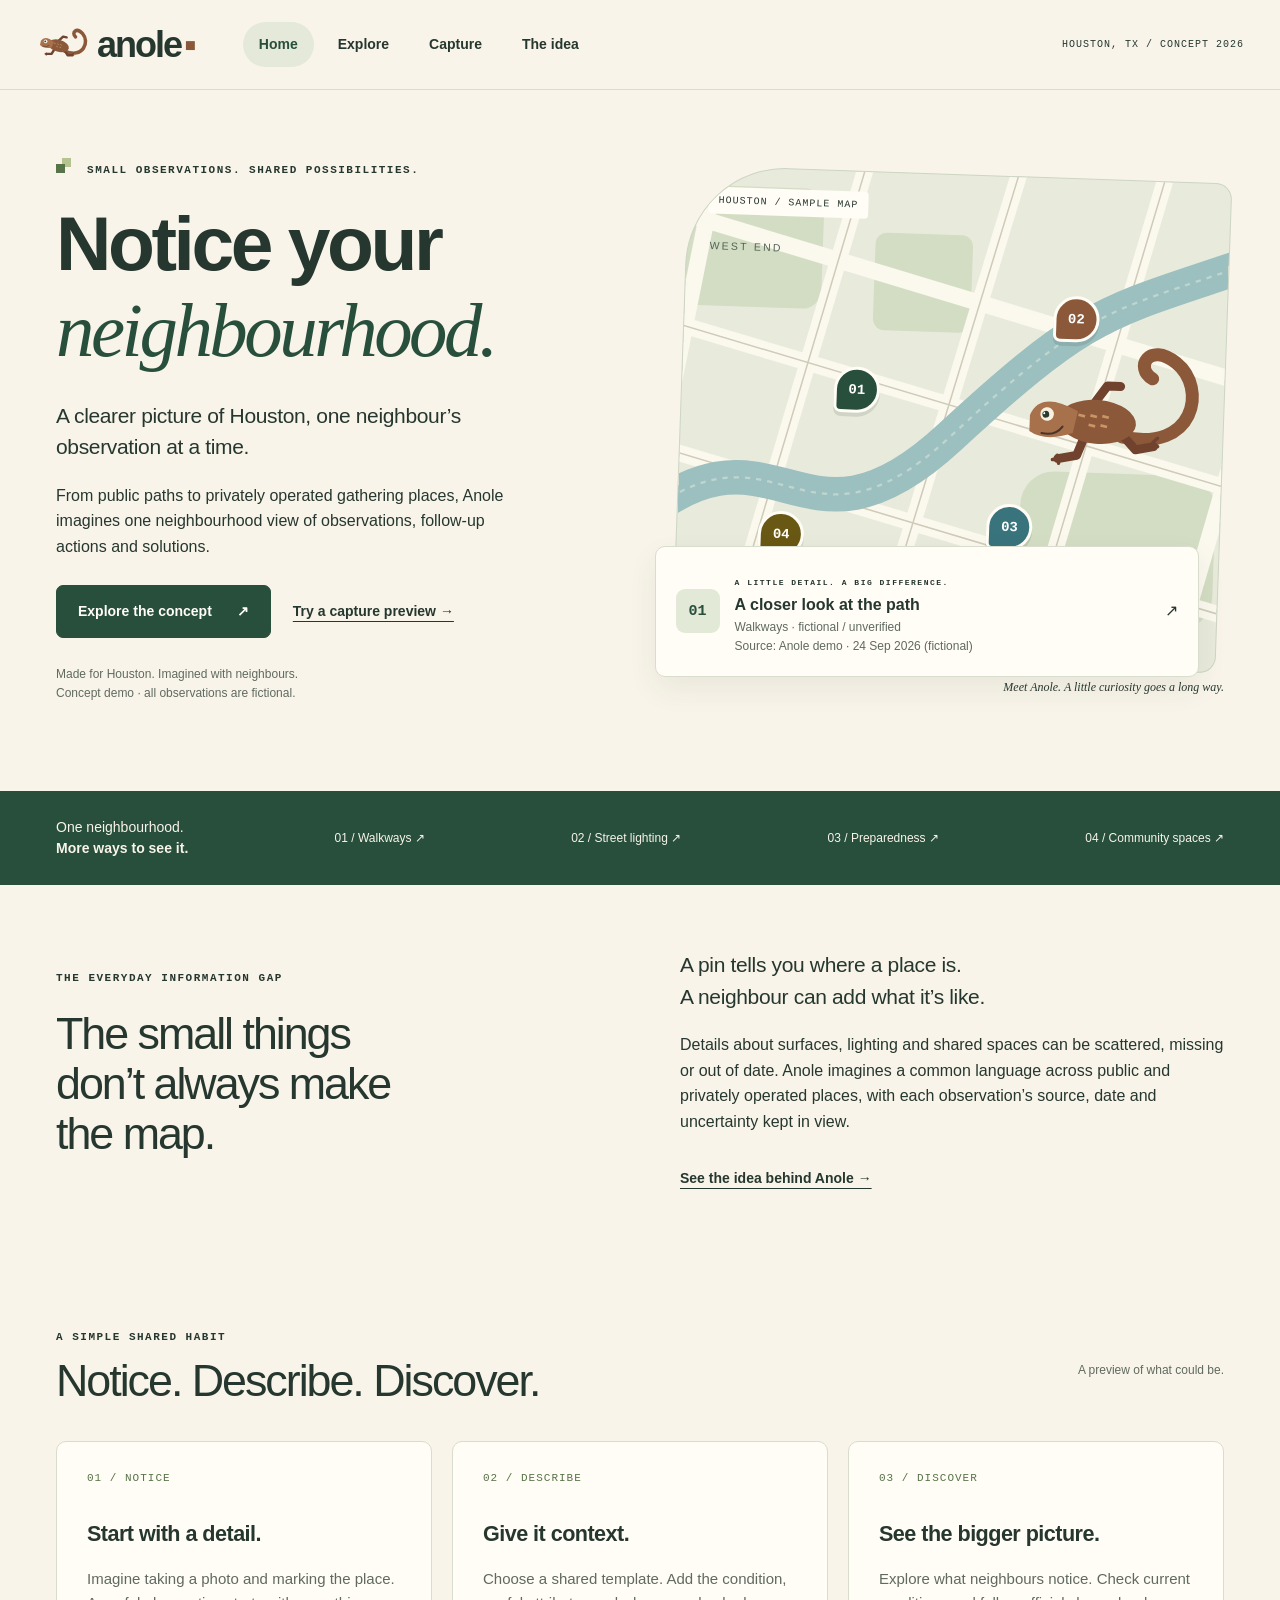
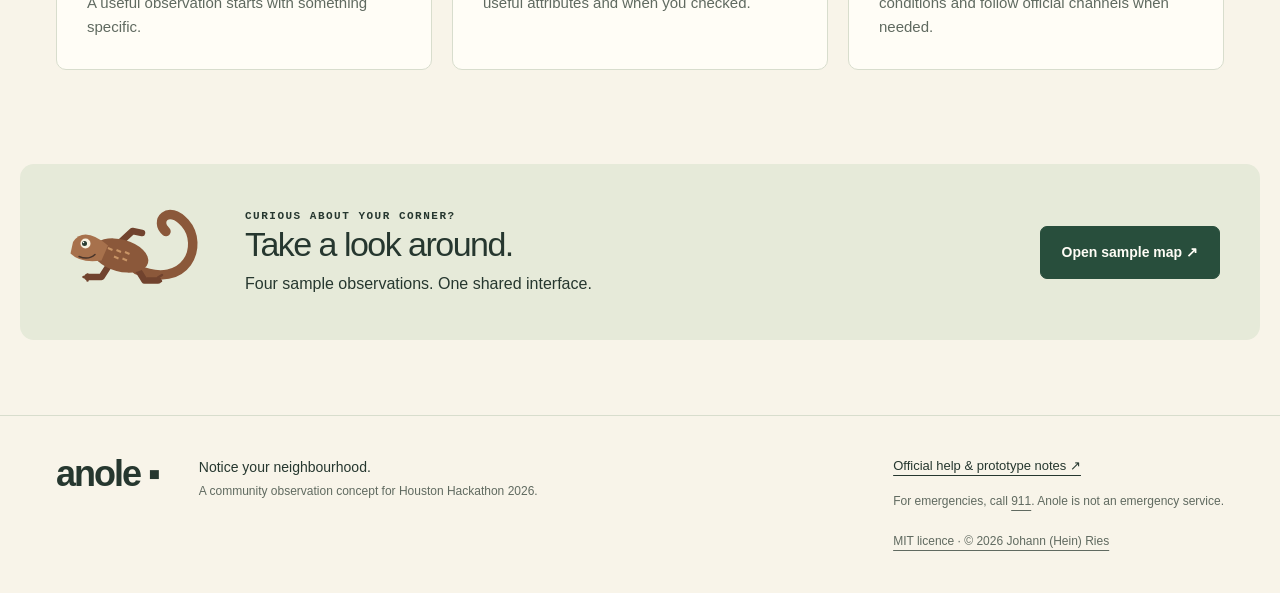
<file: website/index.html>
<!doctype html>
<html lang="en">
<head>
<meta charset="utf-8">
<meta name="viewport" content="width=device-width, initial-scale=1">
<meta name="theme-color" content="#f8f4e9">
<meta name="description" content="Anole: a Houston community observation concept. Notice your neighbourhood.">
<title>Notice your neighbourhood · Anole</title>
<link rel="icon" href="assets/anole.svg" type="image/svg+xml">
<link rel="stylesheet" href="styles.css?v=place-types-1">
<script src="app.js?v=ab4c16f" defer>
</script>
</head>
<body>
<a class="skip" href="#main">Skip to content</a>
<header class="header">
<a class="brand" href="index.html">
<img src="assets/anole.svg" alt="" width="56" height="45">anole<span class="brand-dot">▪</span>
</a>
<nav aria-label="Main navigation">
<a href="index.html" aria-current="page">Home</a>
<a href="explore.html">Explore</a>
<a href="questionnaire.html">Capture</a>
<a href="about.html">The idea</a>
</nav>
<span class="header-note">HOUSTON, TX / CONCEPT 2026</span>
</header>
<main id="main">
<section class="hero wrap">
<div class="hero-copy">
<p class="eyebrow">
<span class="pixel">
</span> SMALL OBSERVATIONS. SHARED POSSIBILITIES.</p>
<h1>Notice your<br>
<em>neighbourhood.</em>
</h1>
<p class="lead">A clearer picture of Houston, one neighbour’s observation at a time.</p>
<p>From public paths to privately operated gathering places, Anole imagines one neighbourhood view of observations, follow-up actions and solutions.</p>
<div class="actions">
<a class="button" href="explore.html">Explore the concept <span>↗</span>
</a>
<a class="text-link" href="questionnaire.html">Try a capture preview →</a>
</div>
<p class="small">Made for Houston. Imagined with neighbours.<br>Concept demo · all observations are fictional.</p>
</div>
<div class="hero-visual">
<div class="map hero-map" aria-label="Illustrated sample map, not geographic navigation">
<span class="map-label">HOUSTON / SAMPLE MAP</span>
<a class="pin pin-0" data-category="walkways" href="place.html#walkways" aria-label="Sample Walkways observation 01">01</a>
<a class="pin pin-1" data-category="lighting" href="place.html#lighting" aria-label="Sample Street lighting observation 02">02</a>
<a class="pin pin-2" data-category="preparedness" href="place.html#preparedness" aria-label="Sample Preparedness observation 03">03</a>
<a class="pin pin-3" data-category="spaces" href="place.html#spaces" aria-label="Sample Community spaces observation 04">04</a>
<img class="map-mascot" src="assets/anole.svg" alt="Anole, a friendly brown anole with an upward-curled tail">
<span class="map-caption">Illustrated locations · not to scale</span>
<span class="north" aria-hidden="true">↑<br>N</span>
</div>
<a class="floating-card" href="place.html#walkways">
<span class="number">01</span>
<div>
<span class="eyebrow">A LITTLE DETAIL. A BIG DIFFERENCE.</span>
<strong>A closer look at the path</strong>
<span class="small">Walkways · fictional / unverified<br>Source: Anole demo · 24 Sep 2026 (fictional)</span>
</div>
<span>↗</span>
</a>
<div class="mascot-note">Meet Anole. A little curiosity goes a long way.</div>
</div>
</section>
<section class="intro-strip">
<div class="wrap strip-inner">
<p>One neighbourhood.<br>
<strong>More ways to see it.</strong>
</p>
<a href="explore.html#walkways">01 / Walkways ↗</a>
<a href="explore.html#lighting">02 / Street lighting ↗</a>
<a href="explore.html#preparedness">03 / Preparedness ↗</a>
<a href="explore.html#spaces">04 / Community spaces ↗</a>
</div>
</section>
<section class="wrap section split">
<div>
<p class="eyebrow">THE EVERYDAY INFORMATION GAP</p>
<h2>The small things<br>don’t always make<br>the map.</h2>
</div>
<div>
<p class="lead">A pin tells you where a place is.<br>A neighbour can add what it’s like.</p>
<p>Details about surfaces, lighting and shared spaces can be scattered, missing or out of date. Anole imagines a common language across public and privately operated places, with each observation’s source, date and uncertainty kept in view.</p>
<a class="text-link" href="about.html">See the idea behind Anole →</a>
</div>
</section>
<section class="wrap section">
<div class="section-heading">
<div>
<p class="eyebrow">A SIMPLE SHARED HABIT</p>
<h2>Notice. Describe. Discover.</h2>
</div>
<span class="small">A preview of what could be.</span>
</div>
<div class="three">
<article class="step">
<span>01 / NOTICE</span>
<h3>Start with a detail.</h3>
<p>Imagine taking a photo and marking the place. A useful observation starts with something specific.</p>
</article>
<article class="step">
<span>02 / DESCRIBE</span>
<h3>Give it context.</h3>
<p>Choose a shared template. Add the condition, useful attributes and when you checked.</p>
</article>
<article class="step">
<span>03 / DISCOVER</span>
<h3>See the bigger picture.</h3>
<p>Explore what neighbours notice. Check current conditions and follow official channels when needed.</p>
</article>
</div>
</section>
<section class="wrap end-banner">
<img src="assets/anole.svg" alt="Anole the brown anole">
<div>
<p class="eyebrow">CURIOUS ABOUT YOUR CORNER?</p>
<h2>Take a look around.</h2>
<p>Four sample observations. One shared interface.</p>
</div>
<a class="button" href="explore.html">Open sample map ↗</a>
</section>
</main>
<footer>
<a class="brand" href="index.html">anole ▪</a>
<p>Notice your neighbourhood.<br>
<small>A community observation concept for Houston Hackathon 2026.</small>
</p>
<div>
<a href="contact.html">Official help &amp; prototype notes ↗</a>
<p class="small">For emergencies, call <a href="tel:911">911</a>. Anole is not an emergency service.</p>
<a class="small" href="LICENSE.txt">MIT licence · © 2026 Johann (Hein) Ries</a>
</div>
</footer>
</body>
</html>
</file>
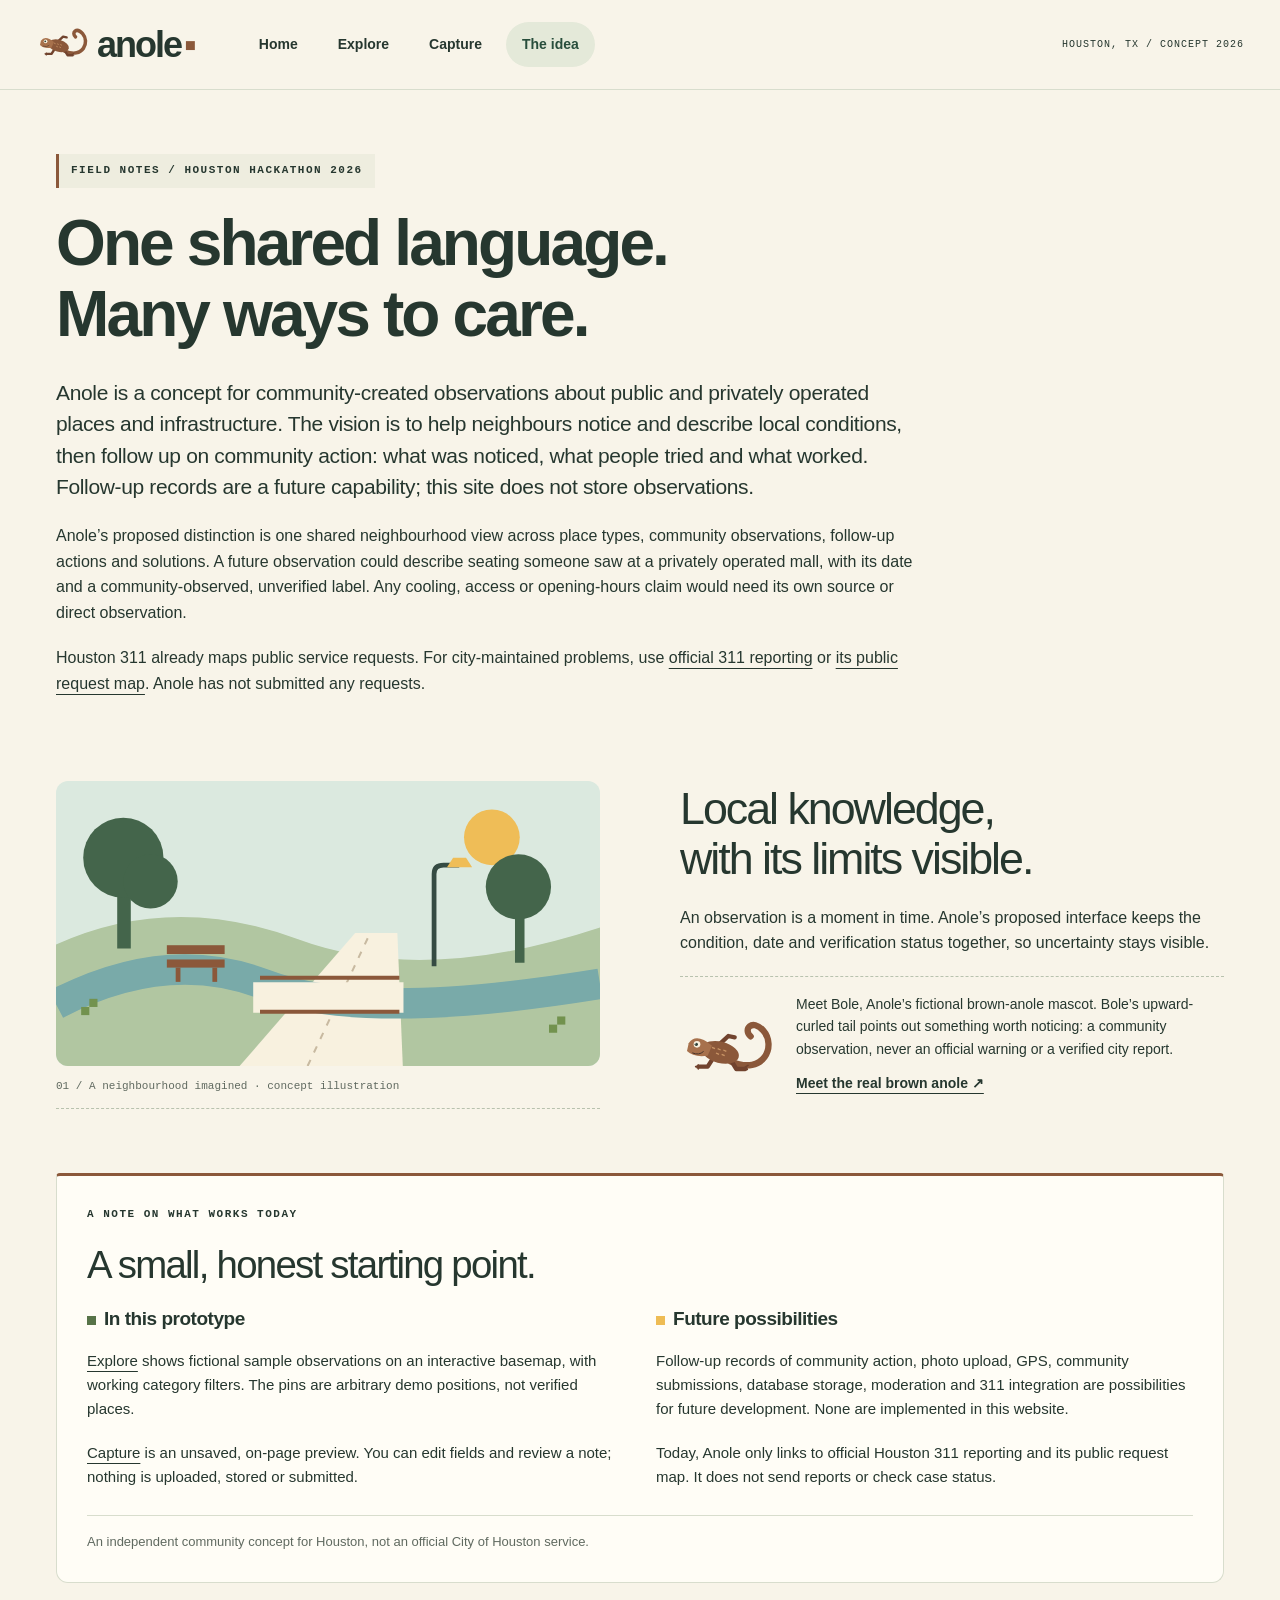
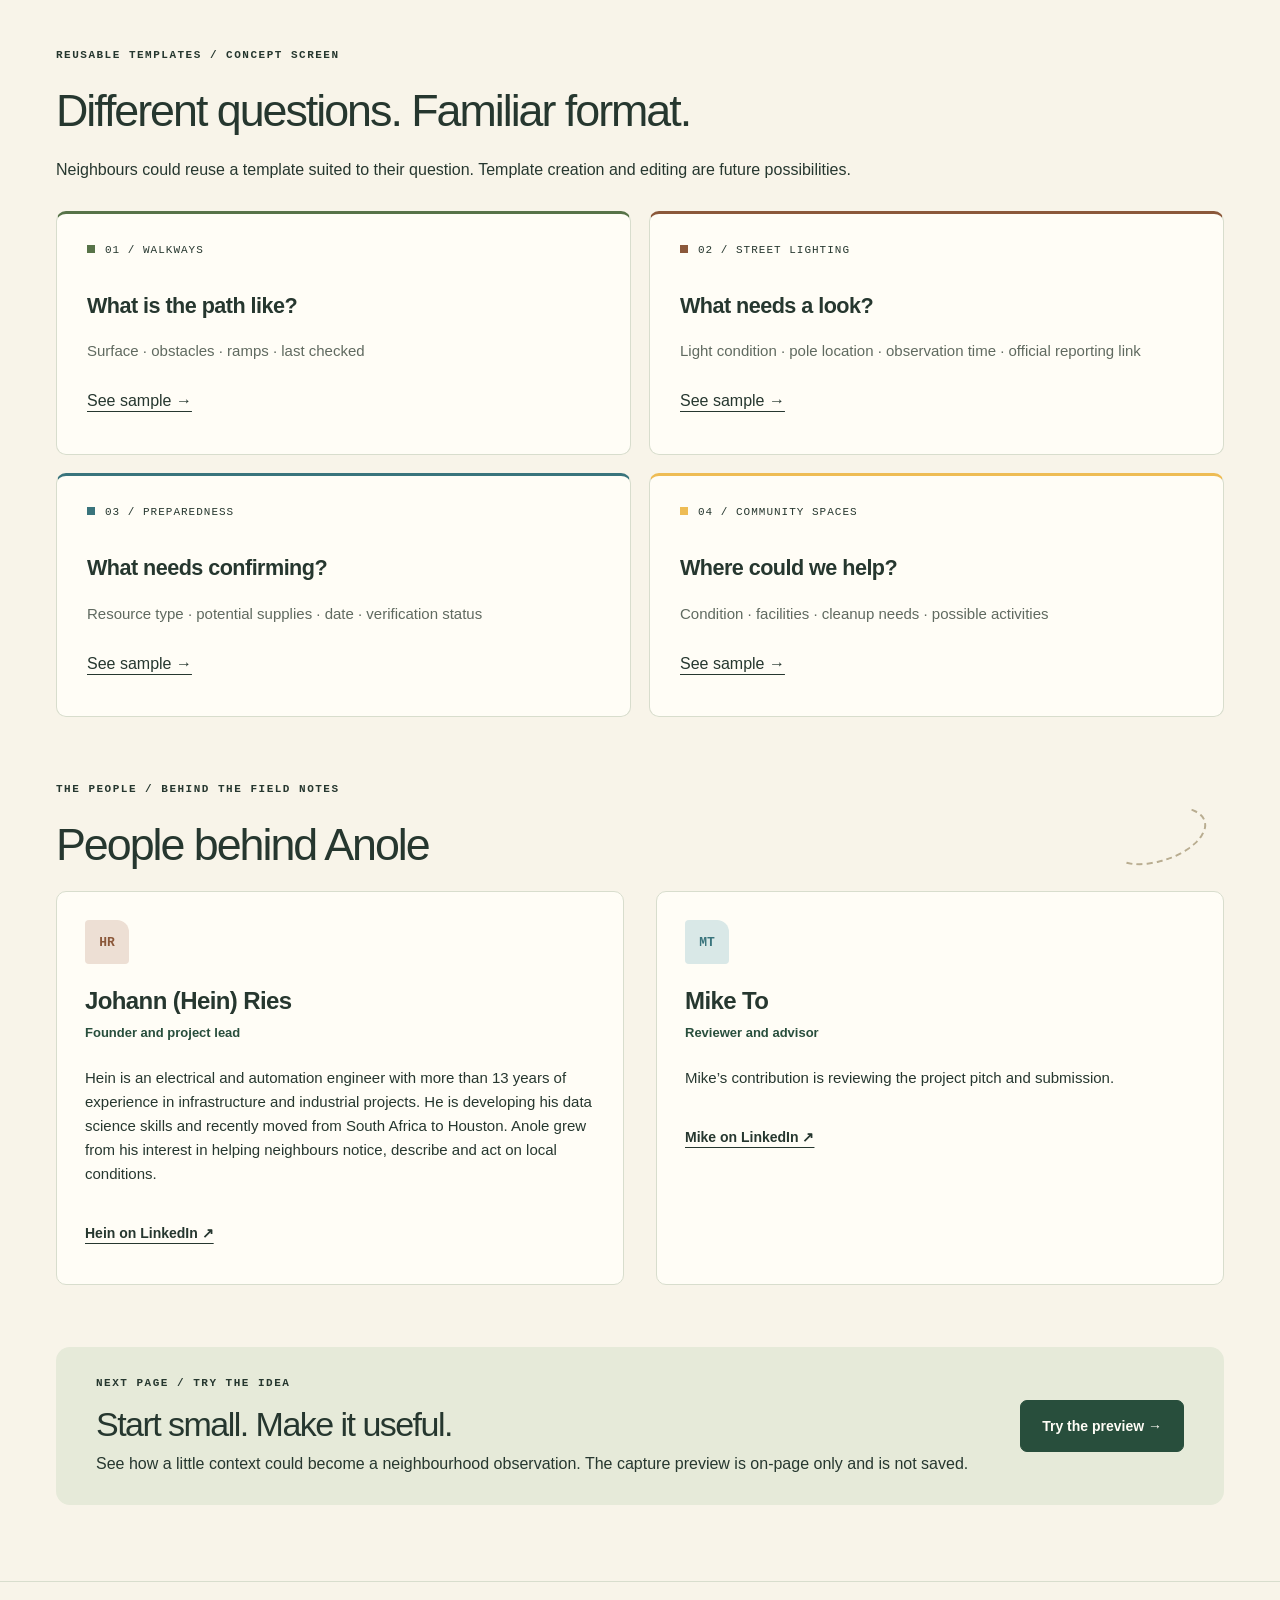
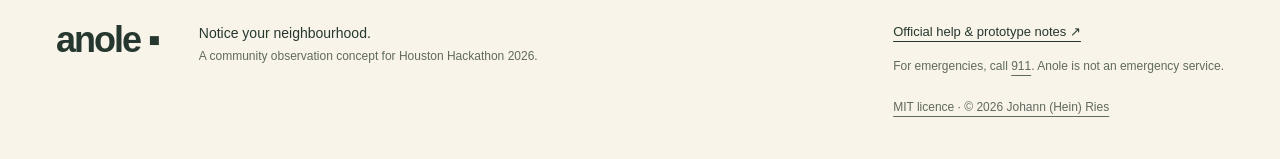
<file: website/about.html>
<!doctype html>
<html lang="en">
<head>
<meta charset="utf-8">
<meta name="viewport" content="width=device-width, initial-scale=1">
<meta name="theme-color" content="#f8f4e9">
<meta name="description" content="Anole: a Houston community observation concept. Notice your neighbourhood.">
<title>The idea · Anole</title>
<link rel="icon" href="assets/anole.svg" type="image/svg+xml">
<link rel="stylesheet" href="styles.css?v=place-types-1">
<script src="app.js?v=ab4c16f" defer>
</script>
</head>
<body>
<a class="skip" href="#main">Skip to content</a>
<header class="header">
<a class="brand" href="index.html">
<img src="assets/anole.svg" alt="" width="56" height="45">anole<span class="brand-dot">▪</span>
</a>
<nav aria-label="Main navigation">
<a href="index.html">Home</a>
<a href="explore.html">Explore</a>
<a href="questionnaire.html">Capture</a>
<a href="about.html" aria-current="page">The idea</a>
</nav>
<span class="header-note">HOUSTON, TX / CONCEPT 2026</span>
</header>
<main id="main" class="about-page">
<section class="wrap section">
<p class="eyebrow notebook-label">FIELD NOTES / HOUSTON HACKATHON 2026</p>
<h1 class="page-title">One shared language.<br>Many ways to care.</h1>
<p class="lead narrow">Anole is a concept for community-created observations about public and privately operated places and infrastructure. The vision is to help neighbours notice and describe local conditions, then follow up on community action: what was noticed, what people tried and what worked. Follow-up records are a future capability; this site does not store observations.</p>
<p class="narrow">Anole’s proposed distinction is one shared neighbourhood view across place types, community observations, follow-up actions and solutions. A future observation could describe seating someone saw at a privately operated mall, with its date and a community-observed, unverified label. Any cooling, access or opening-hours claim would need its own source or direct observation.</p>
<p class="narrow">Houston 311 already maps public service requests. For city-maintained problems, use <a href="https://www.houstontx.gov/311/">official 311 reporting</a> or <a href="https://experience.arcgis.com/experience/cf006ed734814cee9f5b9bcf7abc839f">its public request map</a>. Anole has not submitted any requests.</p>
<div class="split section">
<figure class="notebook-figure">
<img class="rounded" src="assets/neighbourhood.svg" alt="An illustrated neighbourhood path and shared green space">
<figcaption>01 / A neighbourhood imagined · concept illustration</figcaption>
</figure>
<div>
<h2>Local knowledge,<br>with its limits visible.</h2>
<p>An observation is a moment in time. Anole’s proposed interface keeps the condition, date and verification status together, so uncertainty stays visible.</p>
<div class="anole-field-note">
<img src="assets/anole.svg" alt="Bole, Anole’s fictional brown-anole mascot with an upward-curled tail" width="120" height="96">
<div>
<p>Meet Bole, Anole’s fictional brown-anole mascot. Bole’s upward-curled tail points out something worth noticing: a community observation, never an official warning or a verified city report.</p>
<a class="text-link" href="https://en.wikipedia.org/wiki/Brown_anole">Meet the real brown anole ↗</a>
</div>
</div>
</div>
</div>
<section class="capability-notes" aria-labelledby="capability-heading">
<p class="eyebrow">A NOTE ON WHAT WORKS TODAY</p>
<h2 id="capability-heading">A small, honest starting point.</h2>
<div class="capability-grid">
<div>
<h3><span class="note-dot" aria-hidden="true"></span>In this prototype</h3>
<p><a href="explore.html">Explore</a> shows fictional sample observations on an interactive basemap, with working category filters. The pins are arbitrary demo positions, not verified places.</p>
<p><a href="questionnaire.html">Capture</a> is an unsaved, on-page preview. You can edit fields and review a note; nothing is uploaded, stored or submitted.</p>
</div>
<div>
<h3><span class="note-dot future-dot" aria-hidden="true"></span>Future possibilities</h3>
<p>Follow-up records of community action, photo upload, GPS, community submissions, database storage, moderation and 311 integration are possibilities for future development. None are implemented in this website.</p>
<p>Today, Anole only links to official Houston 311 reporting and its public request map. It does not send reports or check case status.</p>
</div>
</div>
<p class="independent-note">An independent community concept for Houston, not an official City of Houston service.</p>
</section>
<p class="eyebrow">REUSABLE TEMPLATES / CONCEPT SCREEN</p>
<h2>Different questions. Familiar format.</h2>
<p>Neighbours could reuse a template suited to their question. Template creation and editing are future possibilities.</p>
<div class="template-grid">
<article class="step template-note template-walkways">
<span>01 / WALKWAYS</span>
<h3>What is the path like?</h3>
<p>Surface · obstacles · ramps · last checked</p>
<a href="explore.html#walkways">See sample →</a>
</article>
<article class="step template-note template-lighting">
<span>02 / STREET LIGHTING</span>
<h3>What needs a look?</h3>
<p>Light condition · pole location · observation time · official reporting link</p>
<a href="explore.html#lighting">See sample →</a>
</article>
<article class="step template-note template-preparedness">
<span>03 / PREPAREDNESS</span>
<h3>What needs confirming?</h3>
<p>Resource type · potential supplies · date · verification status</p>
<a href="explore.html#preparedness">See sample →</a>
</article>
<article class="step template-note template-spaces">
<span>04 / COMMUNITY SPACES</span>
<h3>Where could we help?</h3>
<p>Condition · facilities · cleanup needs · possible activities</p>
<a href="explore.html#spaces">See sample →</a>
</article>
</div>
<section class="people-section" aria-labelledby="people-heading">
<div class="people-heading">
<div>
<p class="eyebrow">THE PEOPLE / BEHIND THE FIELD NOTES</p>
<h2 id="people-heading">People behind Anole</h2>
</div>
<span class="trail-mark" aria-hidden="true"></span>
</div>
<div class="people-grid">
<article class="person-card">
<span class="person-initials" aria-hidden="true">HR</span>
<h3>Johann (Hein) Ries</h3>
<p class="person-role">Founder and project lead</p>
<p>Hein is an electrical and automation engineer with more than 13 years of experience in infrastructure and industrial projects. He is developing his data science skills and recently moved from South Africa to Houston. Anole grew from his interest in helping neighbours notice, describe and act on local conditions.</p>
<a class="text-link" href="https://www.linkedin.com/in/johann-ries-a0853760/">Hein on LinkedIn ↗</a>
</article>
<article class="person-card">
<span class="person-initials advisor-initials" aria-hidden="true">MT</span>
<h3>Mike To</h3>
<p class="person-role">Reviewer and advisor</p>
<p>Mike’s contribution is reviewing the project pitch and submission.</p>
<a class="text-link" href="https://www.linkedin.com/in/miketo/">Mike on LinkedIn ↗</a>
</article>
</div>
</section>
<div class="end-banner">
<div>
<p class="eyebrow">NEXT PAGE / TRY THE IDEA</p>
<h2>Start small. Make it useful.</h2>
<p>See how a little context could become a neighbourhood observation. The capture preview is on-page only and is not saved.</p>
</div>
<a class="button" href="questionnaire.html">Try the preview →</a>
</div>
</section>
</main>
<footer>
<a class="brand" href="index.html">anole ▪</a>
<p>Notice your neighbourhood.<br>
<small>A community observation concept for Houston Hackathon 2026.</small>
</p>
<div>
<a href="contact.html">Official help &amp; prototype notes ↗</a>
<p class="small">For emergencies, call <a href="tel:911">911</a>. Anole is not an emergency service.</p>
<a class="small" href="LICENSE.txt">MIT licence · © 2026 Johann (Hein) Ries</a>
</div>
</footer>
</body>
</html>
</file>
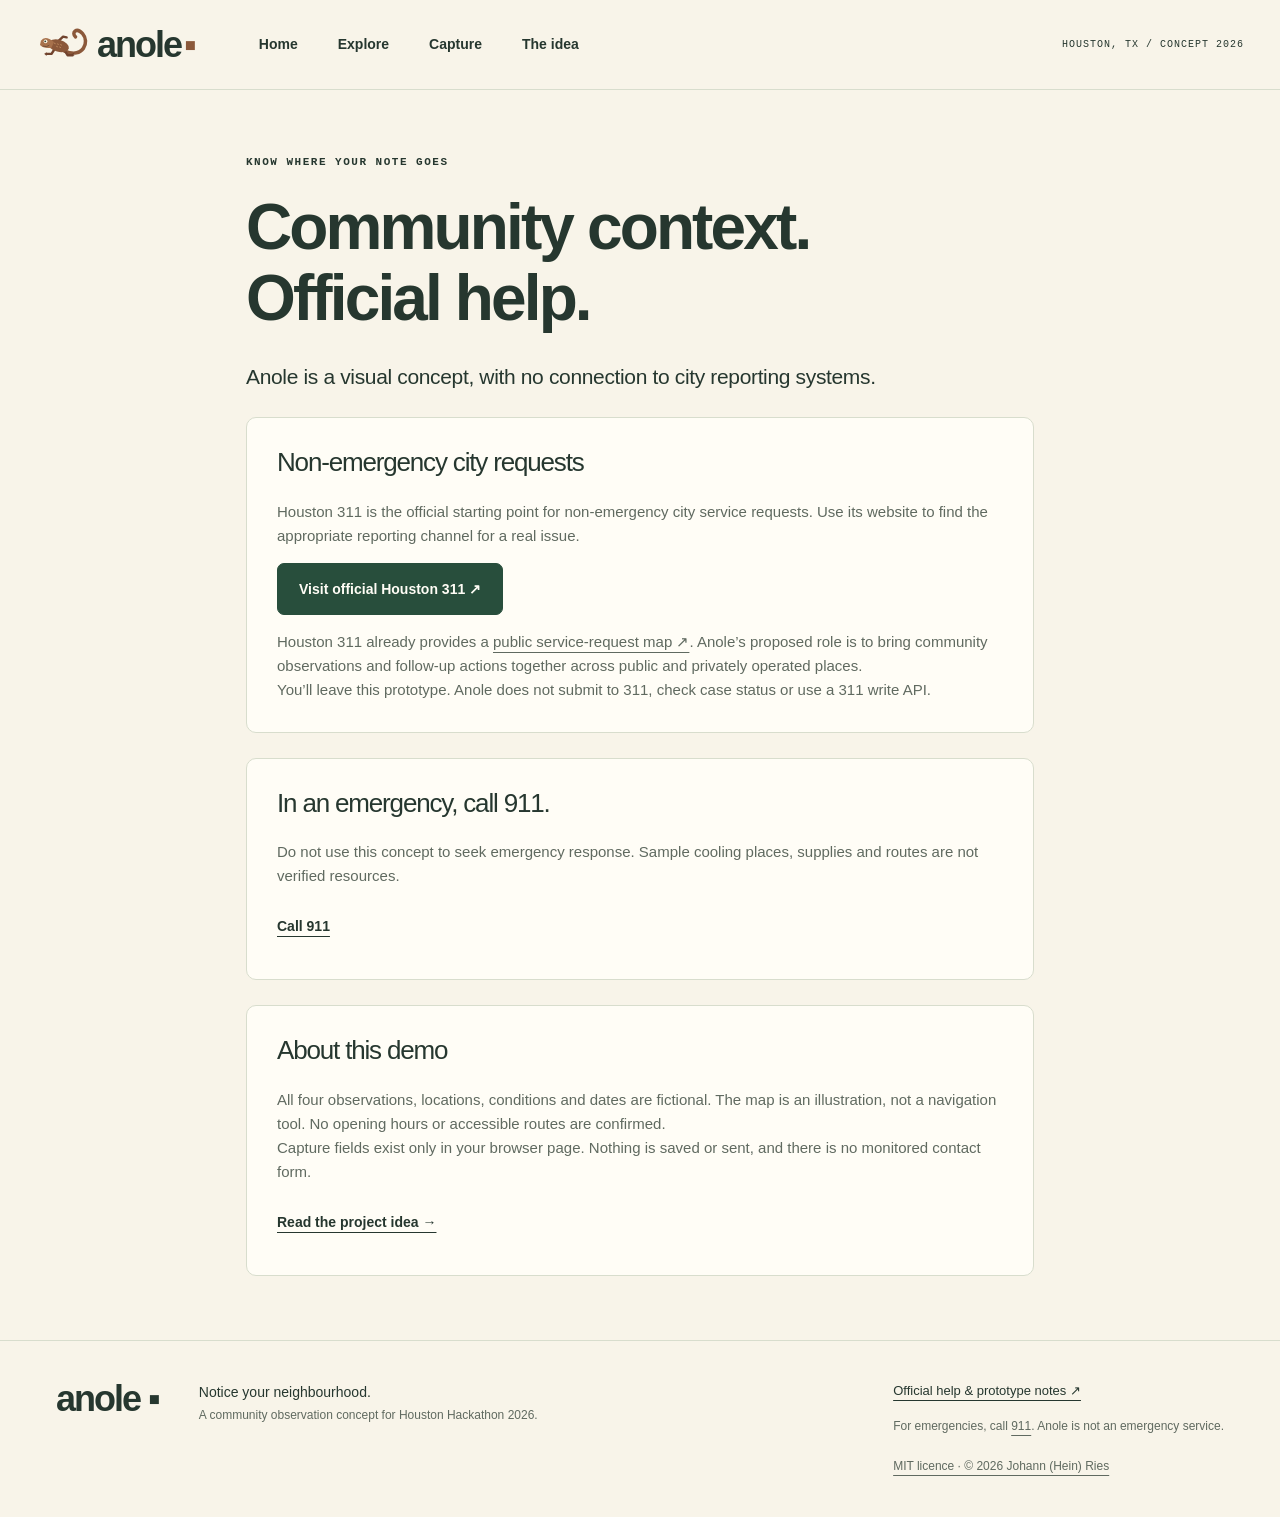
<file: website/contact.html>
<!doctype html>
<html lang="en">
<head>
<meta charset="utf-8">
<meta name="viewport" content="width=device-width, initial-scale=1">
<meta name="theme-color" content="#f8f4e9">
<meta name="description" content="Anole: a Houston community observation concept. Notice your neighbourhood.">
<title>Official help & prototype notes · Anole</title>
<link rel="icon" href="assets/anole.svg" type="image/svg+xml">
<link rel="stylesheet" href="styles.css?v=place-types-1">
<script src="app.js?v=ab4c16f" defer>
</script>
</head>
<body>
<a class="skip" href="#main">Skip to content</a>
<header class="header">
<a class="brand" href="index.html">
<img src="assets/anole.svg" alt="" width="56" height="45">anole<span class="brand-dot">▪</span>
</a>
<nav aria-label="Main navigation">
<a href="index.html">Home</a>
<a href="explore.html">Explore</a>
<a href="questionnaire.html">Capture</a>
<a href="about.html">The idea</a>
</nav>
<span class="header-note">HOUSTON, TX / CONCEPT 2026</span>
</header>
<main id="main">
<section class="wrap section narrow">
<p class="eyebrow">KNOW WHERE YOUR NOTE GOES</p>
<h1 class="page-title">Community context.<br>Official help.</h1>
<p class="lead">Anole is a visual concept, with no connection to city reporting systems.</p>
<article class="step">
<h2>Non-emergency city requests</h2>
<p>Houston 311 is the official starting point for non-emergency city service requests. Use its website to find the appropriate reporting channel for a real issue.</p>
<a class="button" href="https://www.houstontx.gov/311/">Visit official Houston 311 ↗</a>
<p>Houston 311 already provides a <a href="https://experience.arcgis.com/experience/cf006ed734814cee9f5b9bcf7abc839f">public service-request map ↗</a>. Anole’s proposed role is to bring community observations and follow-up actions together across public and privately operated places.</p>
<p class="small">You’ll leave this prototype. Anole does not submit to 311, check case status or use a 311 write API.</p>
</article>
<article class="step">
<h2>In an emergency, call 911.</h2>
<p>Do not use this concept to seek emergency response. Sample cooling places, supplies and routes are not verified resources.</p>
<a class="text-link" href="tel:911">Call 911</a>
</article>
<article class="step">
<h2>About this demo</h2>
<p>All four observations, locations, conditions and dates are fictional. The map is an illustration, not a navigation tool. No opening hours or accessible routes are confirmed.</p>
<p>Capture fields exist only in your browser page. Nothing is saved or sent, and there is no monitored contact form.</p>
<a class="text-link" href="about.html">Read the project idea →</a>
</article>
</section>
</main>
<footer>
<a class="brand" href="index.html">anole ▪</a>
<p>Notice your neighbourhood.<br>
<small>A community observation concept for Houston Hackathon 2026.</small>
</p>
<div>
<a href="contact.html">Official help &amp; prototype notes ↗</a>
<p class="small">For emergencies, call <a href="tel:911">911</a>. Anole is not an emergency service.</p>
<a class="small" href="LICENSE.txt">MIT licence · © 2026 Johann (Hein) Ries</a>
</div>
</footer>
</body>
</html>
</file>
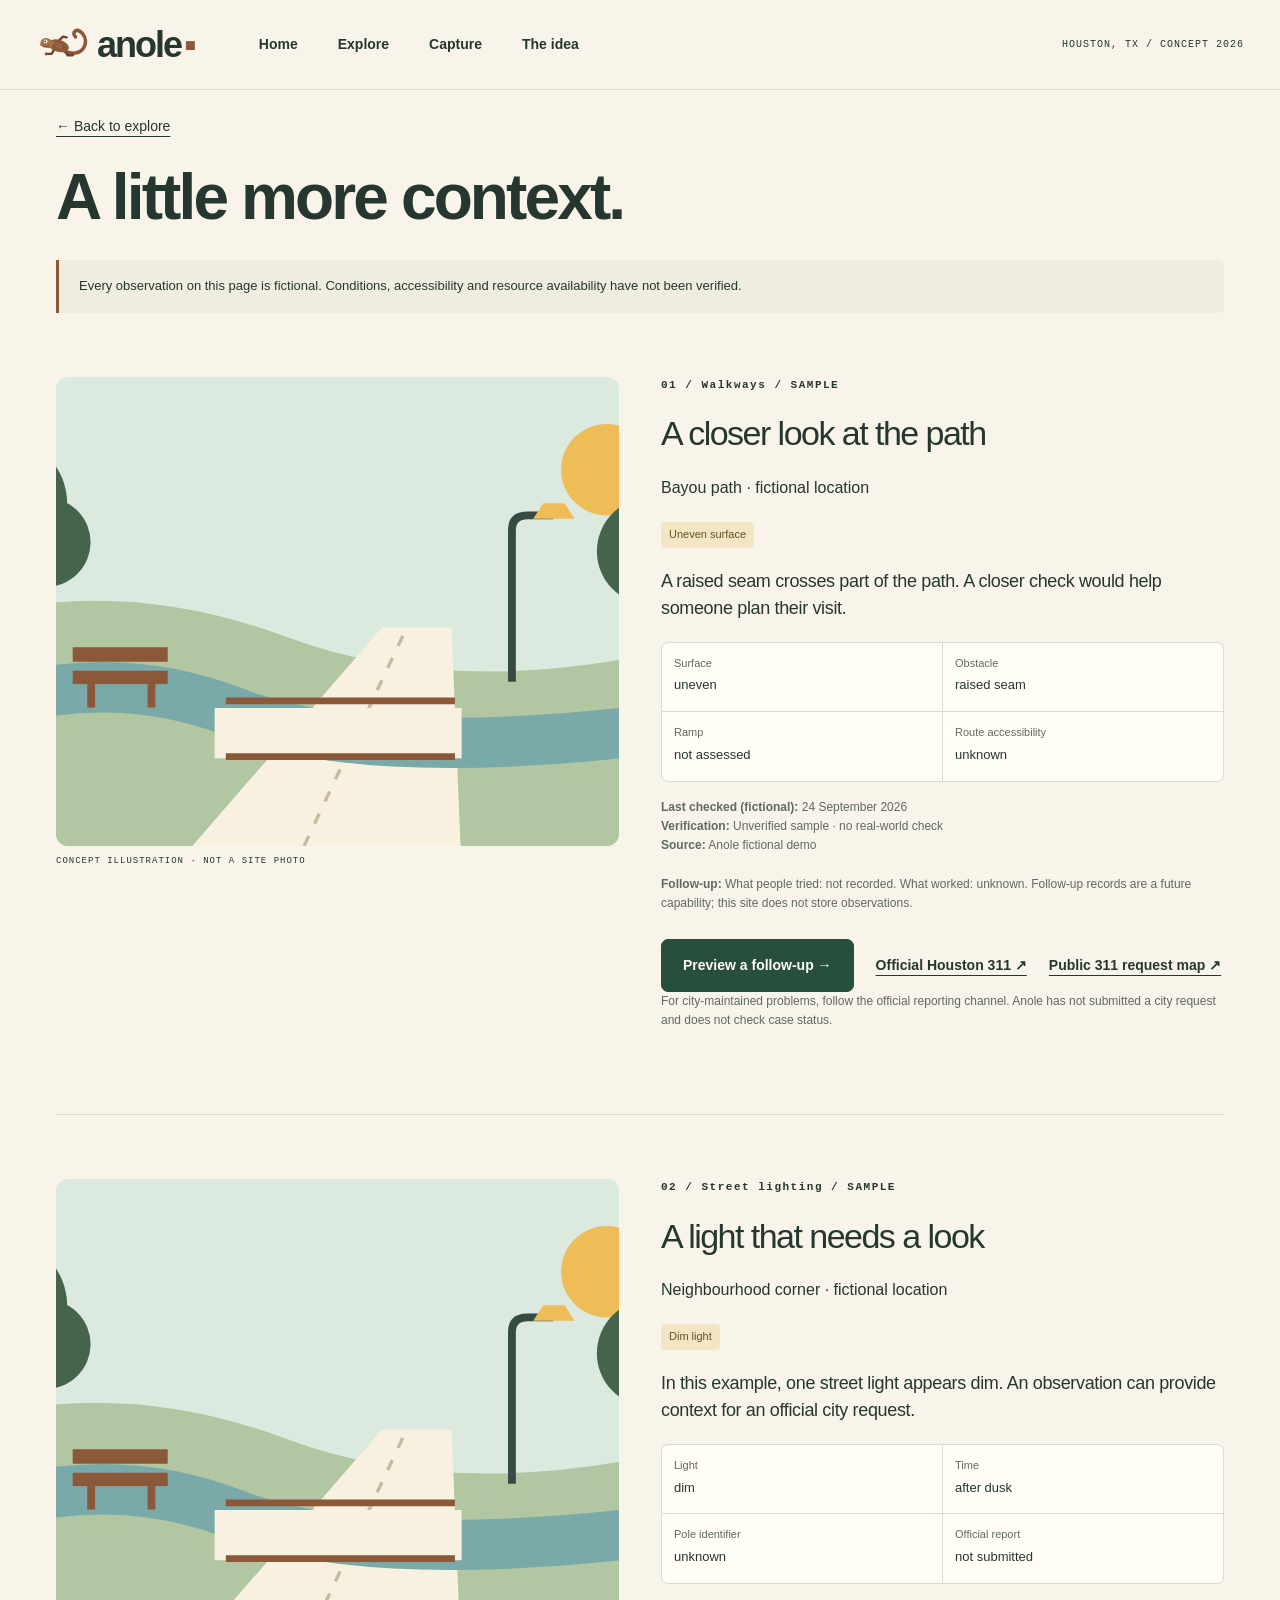
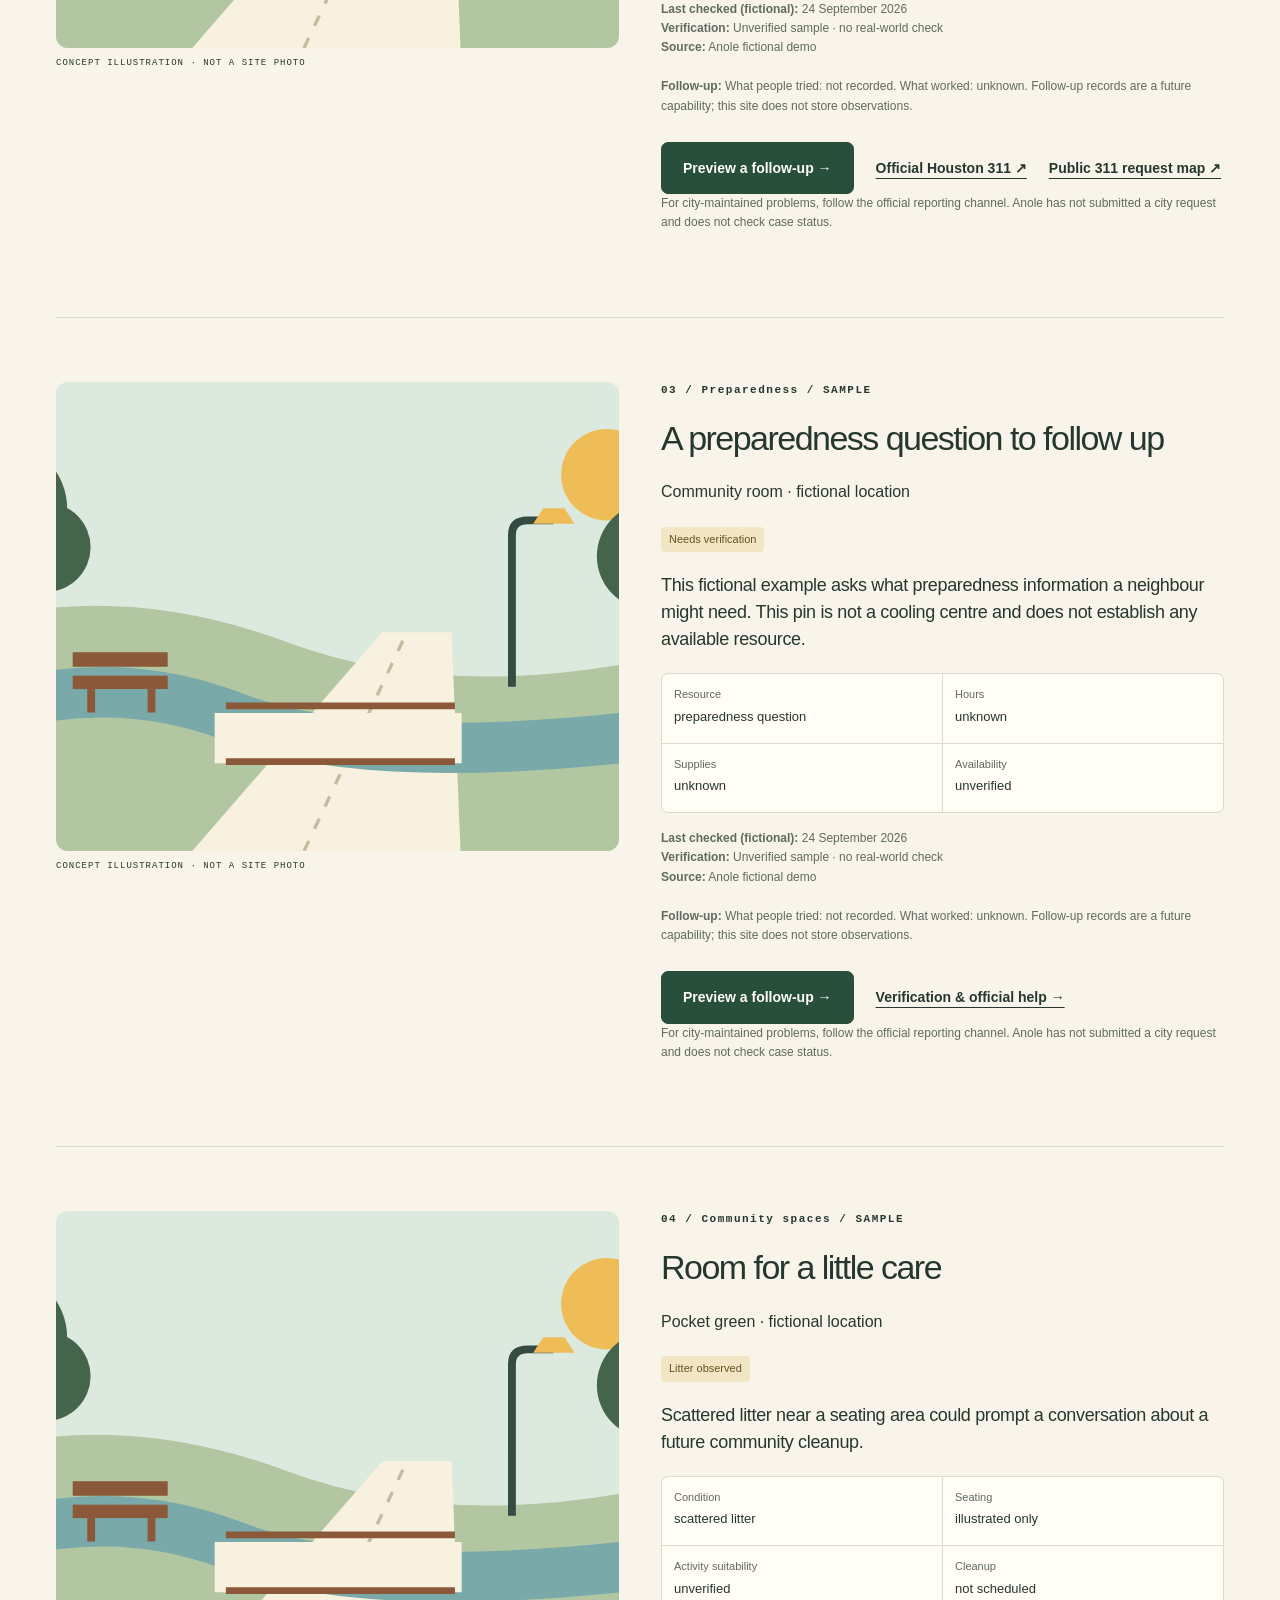
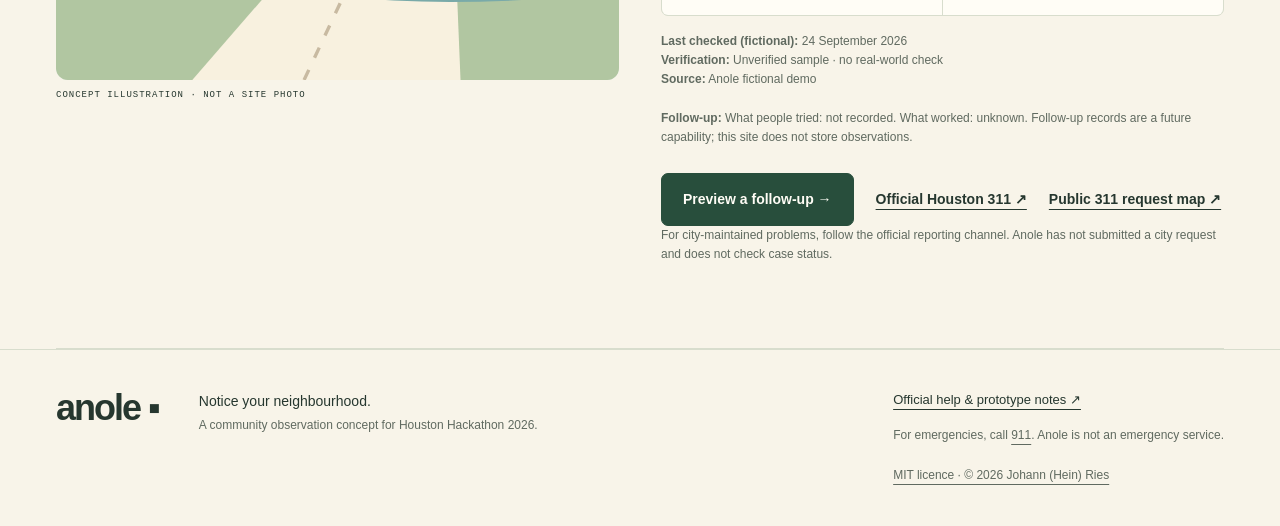
<file: website/place.html>
<!doctype html>
<html lang="en">
<head>
<meta charset="utf-8">
<meta name="viewport" content="width=device-width, initial-scale=1">
<meta name="theme-color" content="#f8f4e9">
<meta name="description" content="Anole: a Houston community observation concept. Notice your neighbourhood.">
<title>Observation details · Anole</title>
<link rel="icon" href="assets/anole.svg" type="image/svg+xml">
<link rel="stylesheet" href="styles.css?v=place-types-1">
<script src="app.js?v=ab4c16f" defer>
</script>
</head>
<body>
<a class="skip" href="#main">Skip to content</a>
<header class="header">
<a class="brand" href="index.html">
<img src="assets/anole.svg" alt="" width="56" height="45">anole<span class="brand-dot">▪</span>
</a>
<nav aria-label="Main navigation">
<a href="index.html">Home</a>
<a href="explore.html">Explore</a>
<a href="questionnaire.html">Capture</a>
<a href="about.html">The idea</a>
</nav>
<span class="header-note">HOUSTON, TX / CONCEPT 2026</span>
</header>
<main id="main">
<div class="wrap">
<a class="back" href="explore.html">← Back to explore</a>
<h1 class="page-title">A little more context.</h1>
<div class="notice">Every observation on this page is fictional. Conditions, accessibility and resource availability have not been verified.</div>
<article id="walkways" class="detail section">
<div class="detail-art">
<img src="assets/neighbourhood.svg" alt="Illustration of an imagined green space with a path, bench, bayou and street light">
<span class="art-caption">CONCEPT ILLUSTRATION · NOT A SITE PHOTO</span>
</div>
<div>
<p class="eyebrow">01 / Walkways / SAMPLE</p>
<h2>A closer look at the path</h2>
<p>Bayou path · fictional location</p>
<span class="condition">Uneven surface</span>
<p class="lead">A raised seam crosses part of the path. A closer check would help someone plan their visit.</p>
<dl class="attributes">
<div>
<dt>Surface</dt>
<dd>uneven</dd>
</div>
<div>
<dt>Obstacle</dt>
<dd>raised seam</dd>
</div>
<div>
<dt>Ramp</dt>
<dd>not assessed</dd>
</div>
<div>
<dt>Route accessibility</dt>
<dd>unknown</dd>
</div>
</dl>
<p class="small">
<strong>Last checked (fictional):</strong> 24 September 2026<br>
<strong>Verification:</strong> Unverified sample · no real-world check<br><strong>Source:</strong> Anole fictional demo</p>
<p class="small"><strong>Follow-up:</strong> What people tried: not recorded. What worked: unknown. Follow-up records are a future capability; this site does not store observations.</p>
<div class="actions">
<a class="button" href="questionnaire.html#walkways">Preview a follow-up →</a>
<a class="text-link" href="https://www.houstontx.gov/311/">Official Houston 311 ↗</a>
<a class="text-link" href="https://experience.arcgis.com/experience/cf006ed734814cee9f5b9bcf7abc839f">Public 311 request map ↗</a>
</div>
<p class="small">For city-maintained problems, follow the official reporting channel. Anole has not submitted a city request and does not check case status.</p>
</div>
</article>
<article id="lighting" class="detail section">
<div class="detail-art">
<img src="assets/neighbourhood.svg" alt="Illustration of an imagined green space with a path, bench, bayou and street light">
<span class="art-caption">CONCEPT ILLUSTRATION · NOT A SITE PHOTO</span>
</div>
<div>
<p class="eyebrow">02 / Street lighting / SAMPLE</p>
<h2>A light that needs a look</h2>
<p>Neighbourhood corner · fictional location</p>
<span class="condition">Dim light</span>
<p class="lead">In this example, one street light appears dim. An observation can provide context for an official city request.</p>
<dl class="attributes">
<div>
<dt>Light</dt>
<dd>dim</dd>
</div>
<div>
<dt>Time</dt>
<dd>after dusk</dd>
</div>
<div>
<dt>Pole identifier</dt>
<dd>unknown</dd>
</div>
<div>
<dt>Official report</dt>
<dd>not submitted</dd>
</div>
</dl>
<p class="small">
<strong>Last checked (fictional):</strong> 24 September 2026<br>
<strong>Verification:</strong> Unverified sample · no real-world check<br><strong>Source:</strong> Anole fictional demo</p>
<p class="small"><strong>Follow-up:</strong> What people tried: not recorded. What worked: unknown. Follow-up records are a future capability; this site does not store observations.</p>
<div class="actions">
<a class="button" href="questionnaire.html#lighting">Preview a follow-up →</a>
<a class="text-link" href="https://www.houstontx.gov/311/">Official Houston 311 ↗</a>
<a class="text-link" href="https://experience.arcgis.com/experience/cf006ed734814cee9f5b9bcf7abc839f">Public 311 request map ↗</a>
</div>
<p class="small">For city-maintained problems, follow the official reporting channel. Anole has not submitted a city request and does not check case status.</p>
</div>
</article>
<article id="preparedness" class="detail section">
<div class="detail-art">
<img src="assets/neighbourhood.svg" alt="Illustration of an imagined green space with a path, bench, bayou and street light">
<span class="art-caption">CONCEPT ILLUSTRATION · NOT A SITE PHOTO</span>
</div>
<div>
<p class="eyebrow">03 / Preparedness / SAMPLE</p>
<h2>A preparedness question to follow up</h2>
<p>Community room · fictional location</p>
<span class="condition">Needs verification</span>
<p class="lead">This fictional example asks what preparedness information a neighbour might need. This pin is not a cooling centre and does not establish any available resource.</p>
<dl class="attributes">
<div>
<dt>Resource</dt>
<dd>preparedness question</dd>
</div>
<div>
<dt>Hours</dt>
<dd>unknown</dd>
</div>
<div>
<dt>Supplies</dt>
<dd>unknown</dd>
</div>
<div>
<dt>Availability</dt>
<dd>unverified</dd>
</div>
</dl>
<p class="small">
<strong>Last checked (fictional):</strong> 24 September 2026<br>
<strong>Verification:</strong> Unverified sample · no real-world check<br><strong>Source:</strong> Anole fictional demo</p>
<p class="small"><strong>Follow-up:</strong> What people tried: not recorded. What worked: unknown. Follow-up records are a future capability; this site does not store observations.</p>
<div class="actions">
<a class="button" href="questionnaire.html#preparedness">Preview a follow-up →</a>
<a class="text-link" href="contact.html">Verification &amp; official help →</a>
</div>
<p class="small">For city-maintained problems, follow the official reporting channel. Anole has not submitted a city request and does not check case status.</p>
</div>
</article>
<article id="spaces" class="detail section">
<div class="detail-art">
<img src="assets/neighbourhood.svg" alt="Illustration of an imagined green space with a path, bench, bayou and street light">
<span class="art-caption">CONCEPT ILLUSTRATION · NOT A SITE PHOTO</span>
</div>
<div>
<p class="eyebrow">04 / Community spaces / SAMPLE</p>
<h2>Room for a little care</h2>
<p>Pocket green · fictional location</p>
<span class="condition">Litter observed</span>
<p class="lead">Scattered litter near a seating area could prompt a conversation about a future community cleanup.</p>
<dl class="attributes">
<div>
<dt>Condition</dt>
<dd>scattered litter</dd>
</div>
<div>
<dt>Seating</dt>
<dd>illustrated only</dd>
</div>
<div>
<dt>Activity suitability</dt>
<dd>unverified</dd>
</div>
<div>
<dt>Cleanup</dt>
<dd>not scheduled</dd>
</div>
</dl>
<p class="small">
<strong>Last checked (fictional):</strong> 24 September 2026<br>
<strong>Verification:</strong> Unverified sample · no real-world check<br><strong>Source:</strong> Anole fictional demo</p>
<p class="small"><strong>Follow-up:</strong> What people tried: not recorded. What worked: unknown. Follow-up records are a future capability; this site does not store observations.</p>
<div class="actions">
<a class="button" href="questionnaire.html#spaces">Preview a follow-up →</a>
<a class="text-link" href="https://www.houstontx.gov/311/">Official Houston 311 ↗</a>
<a class="text-link" href="https://experience.arcgis.com/experience/cf006ed734814cee9f5b9bcf7abc839f">Public 311 request map ↗</a>
</div>
<p class="small">For city-maintained problems, follow the official reporting channel. Anole has not submitted a city request and does not check case status.</p>
</div>
</article>
</div>
</main>
<footer>
<a class="brand" href="index.html">anole ▪</a>
<p>Notice your neighbourhood.<br>
<small>A community observation concept for Houston Hackathon 2026.</small>
</p>
<div>
<a href="contact.html">Official help &amp; prototype notes ↗</a>
<p class="small">For emergencies, call <a href="tel:911">911</a>. Anole is not an emergency service.</p>
<a class="small" href="LICENSE.txt">MIT licence · © 2026 Johann (Hein) Ries</a>
</div>
</footer>
</body>
</html>
</file>
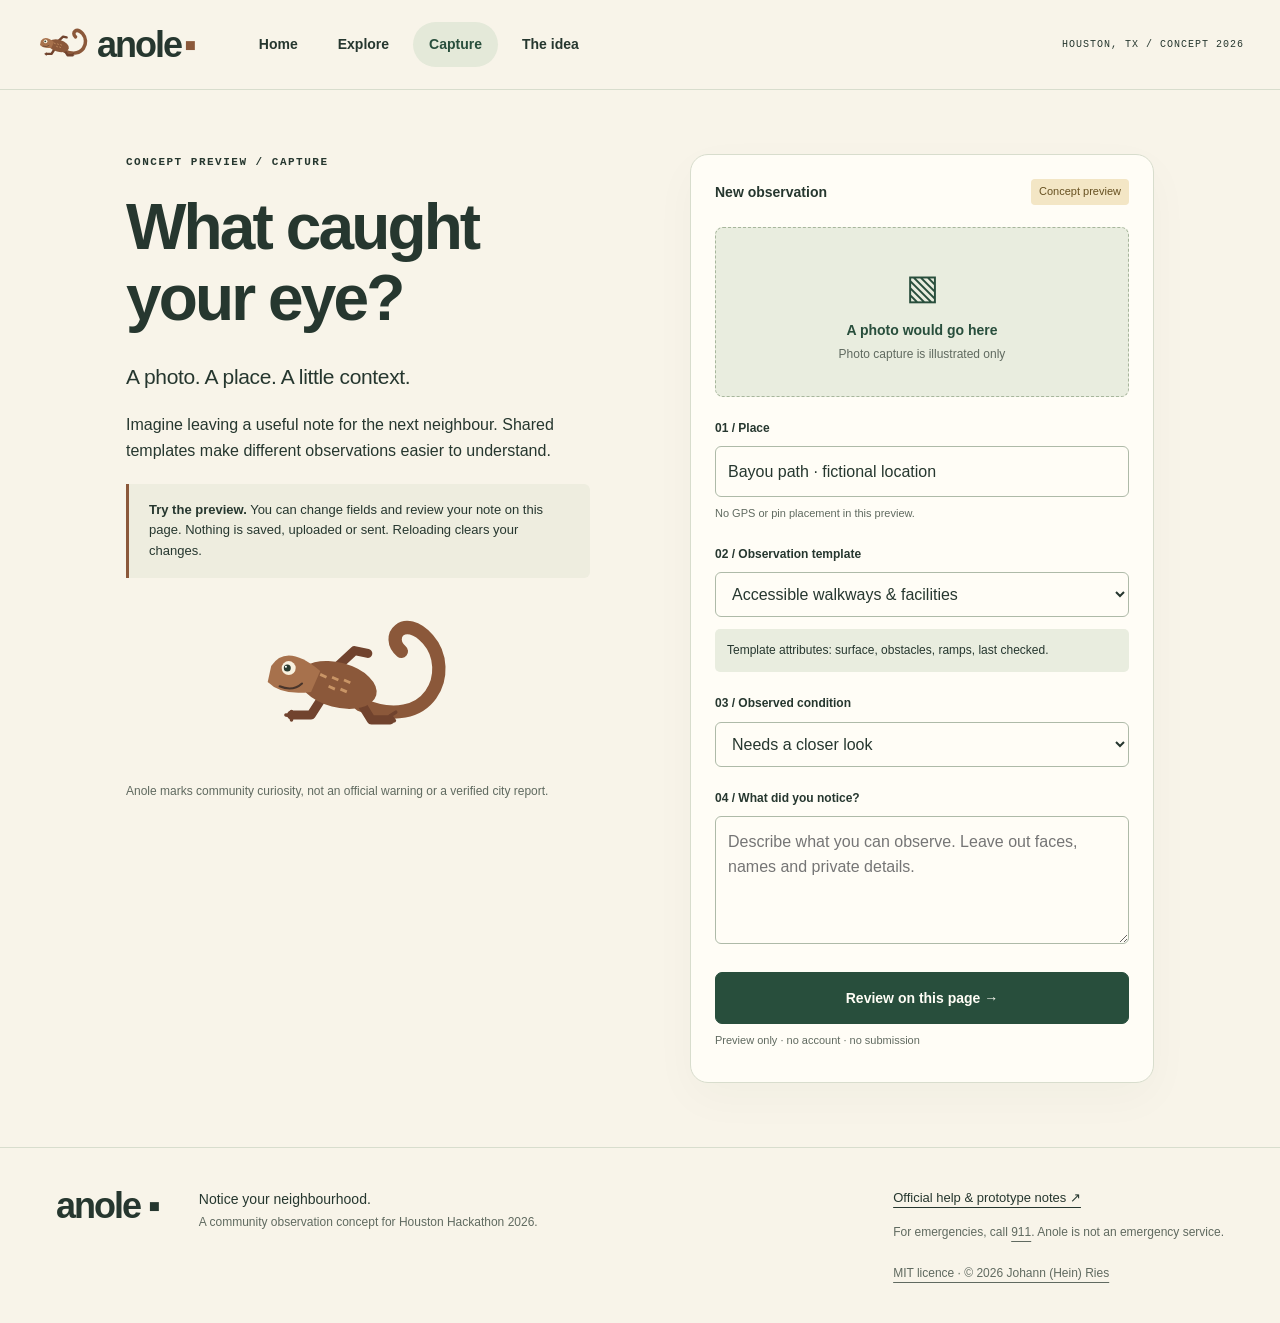
<file: website/questionnaire.html>
<!doctype html>
<html lang="en">
<head>
<meta charset="utf-8">
<meta name="viewport" content="width=device-width, initial-scale=1">
<meta name="theme-color" content="#f8f4e9">
<meta name="description" content="Anole: a Houston community observation concept. Notice your neighbourhood.">
<title>Capture preview · Anole</title>
<link rel="icon" href="assets/anole.svg" type="image/svg+xml">
<link rel="stylesheet" href="styles.css?v=place-types-1">
<script src="app.js?v=ab4c16f" defer>
</script>
</head>
<body>
<a class="skip" href="#main">Skip to content</a>
<header class="header">
<a class="brand" href="index.html">
<img src="assets/anole.svg" alt="" width="56" height="45">anole<span class="brand-dot">▪</span>
</a>
<nav aria-label="Main navigation">
<a href="index.html">Home</a>
<a href="explore.html">Explore</a>
<a href="questionnaire.html" aria-current="page">Capture</a>
<a href="about.html">The idea</a>
</nav>
<span class="header-note">HOUSTON, TX / CONCEPT 2026</span>
</header>
<main id="main">
<section class="wrap section capture-layout">
<div class="capture-intro">
<p class="eyebrow">CONCEPT PREVIEW / CAPTURE</p>
<h1 class="page-title">What caught<br>your eye?</h1>
<p class="lead">A photo. A place. A little context.</p>
<p>Imagine leaving a useful note for the next neighbour. Shared templates make different observations easier to understand.</p>
<div class="notice">
<strong>Try the preview.</strong> You can change fields and review your note on this page. Nothing is saved, uploaded or sent. Reloading clears your changes.</div>
<img class="capture-anole" src="assets/anole.svg" alt="Anole’s long tail curls upward">
<p class="small">Anole marks community curiosity, not an official warning or a verified city report.</p>
</div>
<div class="capture-panel">
<div class="panel-top">
<strong>New observation</strong>
<span class="badge">Concept preview</span>
</div>
<form id="capture-form">
<div class="photo-placeholder">
<span aria-hidden="true">▧</span>
<strong>A photo would go here</strong>
<small>Photo capture is illustrated only</small>
</div>
<label for="location">01 / Place</label>
<input id="location" maxlength="120" value="Bayou path · fictional location">
<p class="small">No GPS or pin placement in this preview.</p>
<label for="category">02 / Observation template</label>
<select id="category">
<option value="walkways">Accessible walkways &amp; facilities</option>
<option value="lighting">Street lighting</option>
<option value="preparedness">Emergency preparedness</option>
<option value="spaces">Cleanups &amp; community spaces</option>
</select>
<p id="template-hint" class="template-hint">Template attributes: surface, obstacles, ramps, last checked.</p>
<label for="condition">03 / Observed condition</label>
<select id="condition">
<option>Needs a closer look</option>
<option>Attention needed</option>
<option>Appears in good condition</option>
<option>Not sure</option>
</select>
<label for="notes">04 / What did you notice?</label>
<textarea id="notes" maxlength="600" rows="4" placeholder="Describe what you can observe. Leave out faces, names and private details.">
</textarea>
<button class="button full" type="submit" disabled>Review on this page →</button>
<p class="small">Preview only · no account · no submission</p>
</form>
<div id="capture-review" class="review" hidden tabindex="-1">
<p class="eyebrow">YOUR UNSAVED PREVIEW</p>
<h2>Your observation, at a glance.</h2>
<dl id="review-content">
</dl>
<p>Not saved or shared. A future version could attach a photo, a map pin and a dated community check.</p>
<button id="edit-preview" class="button" type="button">← Keep editing</button>
</div>
<noscript>
<p>Review needs JavaScript. These fields are a mockup and cannot submit data.</p>
</noscript>
</div>
</section>
</main>
<footer>
<a class="brand" href="index.html">anole ▪</a>
<p>Notice your neighbourhood.<br>
<small>A community observation concept for Houston Hackathon 2026.</small>
</p>
<div>
<a href="contact.html">Official help &amp; prototype notes ↗</a>
<p class="small">For emergencies, call <a href="tel:911">911</a>. Anole is not an emergency service.</p>
<a class="small" href="LICENSE.txt">MIT licence · © 2026 Johann (Hein) Ries</a>
</div>
</footer>
</body>
</html>
</file>
<file: website/styles.css>
:root{--cream:#f8f4e9;--paper:#fffdf6;--green:#284e3c;--leaf:#577348;--brown:#8b583a;--gold:#eebc54;--blue:#39747c;--ink:#26372f;--muted:#606a60;--line:#d8ddcd}
*{box-sizing:border-box}
html{scroll-behavior:smooth;scroll-padding-top:30px}
body{margin:0;background:var(--cream);color:var(--ink);font-family:Arial,Helvetica,sans-serif;font-size:16px;line-height:1.6}
a{color:inherit;text-underline-offset:5px}
button,input,select,textarea{font:inherit}
button,a{-webkit-tap-highlight-color:transparent}
button{cursor:pointer}
img{max-width:100%;display:block}
h1,h2,h3,p{margin-top:0}
h1,h2,h3{line-height:1.12;letter-spacing:-.045em}
h1{font-size:clamp(3.2rem,6vw,5.8rem);font-weight:600;margin-bottom:26px}
h1 em{font-family:Georgia,serif;font-weight:normal;color:var(--green)}
h2{font-size:clamp(2rem,3.5vw,3.2rem);font-weight:500;margin-bottom:22px}
h3{font-size:1.35rem;letter-spacing:-.025em}
p{margin-bottom:20px}
a:focus-visible,button:focus-visible,input:focus-visible,select:focus-visible,textarea:focus-visible,[tabindex]:focus-visible{outline:3px solid var(--blue);outline-offset:5px}
.skip{position:absolute;top:-100px;background:var(--gold);padding:15px;z-index:20}
.skip:focus{top:5px}
.wrap{max-width:1240px;margin:auto;padding-inline:36px}
.header{max-width:1440px;margin:auto;padding:22px 36px;display:flex;align-items:center;gap:48px;border-bottom:1px solid var(--line)}
.brand{font-size:36px;letter-spacing:-2px;font-weight:800;display:flex;align-items:center;text-decoration:none;line-height:1}
.brand img{object-fit:contain;margin-right:5px}
.brand-dot{color:var(--brown);margin-left:3px}
.header nav{display:flex;gap:8px}
.header nav a{padding:11px 16px;text-decoration:none;font-size:14px;font-weight:600;border-radius:24px}
.header nav a[aria-current],.header nav a:hover{background:#e4e9d9;color:var(--green)}
.header-note{margin-left:auto;font:10px monospace;letter-spacing:1px}
.hero{display:grid;grid-template-columns:1.05fr 1fr;gap:52px;align-items:center;padding-block:72px 68px}
.eyebrow{font-family:monospace;font-size:11px;font-weight:bold;letter-spacing:1.5px;line-height:1.6}
.pixel{display:inline-block;width:9px;height:9px;background:var(--leaf);box-shadow:6px -6px 0 #b4c390;margin-right:14px}
.lead{font-size:21px;line-height:1.5;letter-spacing:-.35px}
.hero-copy>p:not(.eyebrow){max-width:450px}
.hero-copy .small{margin-top:27px}
.small,small{font-size:12px;line-height:1.6;color:var(--muted)}
.actions{display:flex;gap:22px;flex-wrap:wrap;align-items:center;margin-top:26px}
.button{display:inline-flex;justify-content:center;align-items:center;gap:25px;background:var(--green);color:var(--paper);text-decoration:none;border:1px solid var(--green);border-radius:7px;padding:14px 21px;font-size:14px;font-weight:600;min-height:48px}
.button:hover{background:#193c2c}
.text-link{display:inline-block;font-size:14px;font-weight:bold;padding-block:12px}
.hero-visual{position:relative;padding-bottom:32px}
.map{position:relative;min-height:470px;background:#e8eadb url('assets/map.svg') center/cover;border:1px solid #cdd5c3;border-radius:15px;overflow:hidden}
.hero-map{height:490px;transform:rotate(2deg);border-radius:100px 16px 16px 16px}
.map-label,.map-caption{position:absolute;left:20px;font:10px monospace;letter-spacing:1px;background:var(--paper);padding:8px 10px;border-radius:4px}
.map-label{top:20px}
.map-caption{bottom:16px;font-size:9px}
.north{position:absolute;right:20px;bottom:20px;text-align:center;font-size:12px;line-height:1.2}
.pin{position:absolute;display:flex;align-items:center;justify-content:center;width:46px;height:46px;background:var(--green);color:white;border:3px solid var(--paper);border-radius:50% 50% 50% 7px;text-decoration:none;font:700 14px monospace;box-shadow:0 4px 0 #26372f20;z-index:2}
.pin:hover{transform:translateY(-4px)}
.pin-0{left:28%;top:40%}
.pin-1{left:68%;top:24%;background:var(--brown)}
.pin-2{left:57%;top:67%;background:var(--blue)}
.pin-3{left:15%;top:70%;background:#695714}
.map-mascot{position:absolute;width:205px;right:1%;top:31%;transform:rotate(-12deg);pointer-events:none}
.floating-card{position:absolute;bottom:34px;left:-25px;right:25px;display:flex;align-items:center;gap:15px;background:var(--paper);border:1px solid var(--line);border-radius:10px;padding:20px;box-shadow:0 12px 30px #26372f12;text-decoration:none}
.floating-card strong,.floating-card .small{display:block}
.floating-card .eyebrow{font-size:8px}
.floating-card>span:last-child{margin-left:auto}
.mascot-note{text-align:right;font:italic 12px Georgia,serif;position:relative;top:16px}
.number{display:grid;place-items:center;background:#e3e9d7;color:var(--green);font:700 15px monospace;width:44px;height:44px;flex-shrink:0;border-radius:9px}
.intro-strip{background:var(--green);color:var(--cream)}
.strip-inner{display:flex;align-items:center;justify-content:space-between;gap:20px;padding-block:26px}
.strip-inner p{margin:0;font-size:14px;line-height:1.5}
.strip-inner a{font-size:12px;text-decoration:none;padding-block:10px}
.strip-inner a:hover{text-decoration:underline}
.section{padding-block:64px}
.split{display:grid;grid-template-columns:1fr 1fr;gap:80px;align-items:center}
.section-heading{display:flex;justify-content:space-between;align-items:center;gap:25px;margin-bottom:28px}
.section-heading h2,.section-heading p{margin-bottom:8px}
.three{display:grid;grid-template-columns:repeat(3,1fr);gap:20px}
.step{border:1px solid var(--line);padding:30px;border-radius:10px;background:var(--paper)}
.step>span{font:11px monospace;letter-spacing:1px;color:var(--leaf);display:block;margin-bottom:38px}
.step p{font-size:15px;color:var(--muted);margin-bottom:0}
.step a{margin-top:15px;display:inline-block}
.step h2{font-size:26px}
.end-banner{display:flex;align-items:center;gap:35px;background:#e6ead9;border-radius:14px;padding:28px 40px;margin-block:30px 75px}
.end-banner img{width:150px}
.end-banner h2{margin-bottom:8px;font-size:34px}
.end-banner p{margin-bottom:0}
.end-banner .button{margin-left:auto;flex-shrink:0}
footer{padding:40px max(36px,calc((100vw - 1168px)/2));border-top:1px solid var(--line);display:flex;gap:40px;align-items:start}
footer>p{font-size:14px}
footer>div{margin-left:auto;font-size:13px}
footer .small{margin-top:15px}
.page-title{font-size:clamp(2.7rem,5vw,4.5rem)}
.notice{background:#eeeddf;border-left:3px solid var(--brown);padding:16px 20px;font-size:13px;line-height:1.6;border-radius:0 6px 6px 0}
.filters{display:flex;flex-wrap:wrap;gap:8px;margin:26px 0}
.filters button{border:1px solid #b7c1af;color:var(--green);border-radius:30px;background:transparent;padding:11px 18px;font-size:13px;min-height:44px}
.filters button[aria-pressed=true]{background:var(--green);color:white;border-color:var(--green)}
.explore-grid{display:grid;grid-template-columns:1.1fr 1fr;gap:28px;align-items:start}
.explore-grid .map{height:590px}
.list-heading{display:flex;justify-content:space-between;gap:10px;font-size:12px;padding:0 0 13px}
.list-heading span{color:var(--muted)}
.observation{display:flex;gap:15px;align-items:start;padding:20px 16px;border:1px solid var(--line);background:var(--paper);text-decoration:none;border-radius:9px;margin-bottom:10px}
.observation:hover{border-color:var(--leaf);background:#f0f0e2}
.observation .eyebrow{font-size:9px;letter-spacing:1px}
.observation h3{font-size:18px;margin:7px 0}
.observation p{font-size:11px;margin-bottom:9px;color:var(--muted)}
.arrow{margin-left:auto}
.condition,.badge{display:inline-block;border-radius:4px;padding:4px 8px;background:#f3e6c5;color:#665020;font-size:11px}
.lighting{background:#eddfd4;color:var(--brown)}
.preparedness{background:#d9e8e7;color:var(--blue)}
.spaces{background:#f1e6c5;color:#695714}
.back{display:inline-block;padding-block:25px;font-size:14px}
.detail{display:grid;grid-template-columns:1fr 1fr;gap:42px;border-bottom:1px solid var(--line);scroll-margin-top:24px}
.detail h2{font-size:34px}
.detail-art{align-self:start;position:relative}
.detail-art img{border-radius:12px;width:100%;aspect-ratio:1.2;object-fit:cover}
.art-caption{display:block;font:9px monospace;letter-spacing:1px;margin-top:10px}
.detail .lead{font-size:18px;margin-top:20px}
.attributes{display:grid;grid-template-columns:1fr 1fr;gap:1px;background:var(--line);border:1px solid var(--line);border-radius:7px;overflow:hidden}
.attributes>div{background:var(--paper);padding:12px}
.attributes dt{font-size:11px;color:var(--muted)}
.attributes dd{font-size:13px;margin:3px 0}
.detail:target{background:#f0efdf;box-shadow:0 0 0 20px #f0efdf}
.capture-layout{display:grid;grid-template-columns:1fr 1fr;gap:100px;max-width:1100px}
.capture-anole{width:210px;margin:18px auto}
.capture-panel{background:var(--paper);border:1px solid var(--line);border-radius:18px;padding:24px;box-shadow:0 15px 45px #26372f08;align-self:start}
.panel-top{display:flex;justify-content:space-between;align-items:center;gap:8px;margin-bottom:22px;font-size:14px}
.photo-placeholder{min-height:170px;display:flex;align-items:center;justify-content:center;flex-direction:column;border:1px dashed #a7b69c;background:#e9eddf;border-radius:8px;color:var(--green);gap:4px}
.photo-placeholder>span{font-size:35px}
.photo-placeholder strong{font-size:14px}
label{display:block;font-size:12px;font-weight:bold;margin:22px 0 8px}
input,select,textarea{width:100%;min-width:0;background:var(--paper);color:var(--ink);border:1px solid #aebaa8;border-radius:6px;padding:12px;font-size:16px}
textarea{resize:vertical}
form .small{font-size:11px;margin:8px 0}
.template-hint{font-size:12px;background:#e9eddf;padding:12px;margin-top:12px;border-radius:5px}
.full{width:100%;margin-top:20px}
.review h2{font-size:30px}
.review dt{font-weight:bold;font-size:12px;margin-top:16px}
.review dd{margin:4px 0 18px;overflow-wrap:anywhere;white-space:pre-wrap}
.review p{font-size:14px}
.narrow{max-width:860px}
.narrow>.step{margin-top:25px}
.rounded{border-radius:12px}
.template-grid{display:grid;grid-template-columns:1fr 1fr;gap:18px;margin-top:28px}
[hidden]{display:none!important}

@media(min-width:1400px){.hero{padding-block:90px}
}
@media(max-width:1050px){.header-note{display:none}
.hero{gap:30px}
.floating-card{left:-12px;right:12px}
.capture-layout{gap:45px}
.strip-inner{flex-wrap:wrap}
.split{gap:35px}
.hero-map{height:450px}
.hero h1{font-size:4rem}
.end-banner{margin-inline:30px}
footer{gap:22px}
.explore-grid{grid-template-columns:1fr 1fr}
.observation{padding:15px 10px;gap:10px}
}
@media(max-width:720px){.wrap{padding-inline:22px}
.header{padding:14px 20px;gap:10px;flex-wrap:wrap;justify-content:space-between}
.brand{font-size:30px}
.brand img{width:44px;height:36px}
.header nav{gap:0}
.header nav a{font-size:12px;padding:10px}
.hero{grid-template-columns:1fr;padding-block:38px 30px;gap:28px}
.hero h1{font-size:clamp(2.7rem,10vw,4rem)}
.hero .eyebrow{font-size:9px;letter-spacing:1px}
.lead{font-size:19px}
.hero-copy>p:not(.eyebrow){max-width:none}
.hero-copy .small{margin-top:19px}
.actions{gap:10px 18px;margin-top:20px}
.hero-map{min-height:350px;height:350px;border-top-left-radius:65px;transform:rotate(1deg)}
.map-mascot{width:175px}
.floating-card{left:8px;right:8px;bottom:31px;padding:15px;gap:10px}
.floating-card strong{font-size:14px}
.mascot-note{font-size:11px}
.strip-inner{display:grid;grid-template-columns:1fr 1fr;gap:8px 15px;padding-block:23px}
.strip-inner p{grid-column:1/-1;margin-bottom:8px}
.strip-inner p br{display:none}
.strip-inner p strong{margin-left:5px}
.strip-inner a{font-size:11px;min-height:44px;display:flex;align-items:center}
.section{padding-block:40px}
.split,.three,.explore-grid,.detail,.capture-layout{grid-template-columns:1fr;gap:26px}
.section-heading{align-items:start;flex-direction:column;gap:14px}
.three{gap:12px}
.step{padding:24px}
.step>span{margin-bottom:22px}
.end-banner{margin:15px 22px 45px;padding:24px;flex-wrap:wrap;gap:15px}
.end-banner img{width:105px}
.end-banner h2{font-size:28px}
.end-banner .button{margin-left:0}
.end-banner>div{flex:1;min-width:170px}
footer{padding:30px 22px;flex-wrap:wrap;gap:22px}
footer>div{margin:0;width:100%}
footer>p{flex:1;min-width:180px}
.page-title{font-size:2.8rem}
.filters{gap:7px}
.filters button{font-size:12px;padding:10px 13px}
.explore-grid .map{height:360px;min-height:360px}
.list-heading{font-size:11px}
.observation{padding:17px 14px}
.detail-art img{aspect-ratio:1.65}
.detail h2{font-size:29px}
.detail:target{box-shadow:0 0 0 10px #f0efdf}
.capture-layout{gap:15px}
.capture-anole{display:none}
.capture-intro>.small{margin-top:15px}
.capture-panel{padding:20px}
.template-grid{grid-template-columns:1fr}
.template-grid .step{min-width:0}
.narrow{max-width:100%}
.sample-word{letter-spacing:0}
}
@media(max-width:370px){.header{justify-content:center}
.header nav{width:100%;justify-content:space-between}
.wrap{padding-inline:17px}
.hero h1{font-size:2.65rem}
.floating-card .eyebrow{font-size:7px}
.floating-card{padding:12px}
.number{width:37px;height:37px}
.panel-top{flex-wrap:wrap}
}
@media(prefers-reduced-motion:reduce){html{scroll-behavior:auto}
}


button:disabled{opacity:.6;cursor:not-allowed}

/* About: restrained field-notebook details, scoped away from demo controls. */
.about-page .notebook-label {
  display: inline-block;
  padding: 8px 12px;
  border-left: 3px solid var(--brown);
  background: #eeeddf;
}
.about-page .notebook-figure { margin: 0; min-width: 0; }
.about-page .notebook-figure figcaption {
  padding: 12px 0;
  border-bottom: 1px dashed #b8c2ae;
  color: var(--muted);
  font: 11px/1.6 monospace;
}
.about-page .anole-field-note {
  display: flex;
  align-items: center;
  gap: 16px;
  padding-top: 16px;
  border-top: 1px dashed #b8c2ae;
}
.about-page .anole-field-note img { width: 100px; height: auto; flex-shrink: 0; }
.about-page .anole-field-note p { margin: 0; font-size: 14px; }
.about-page .capability-notes {
  margin-bottom: 64px;
  padding: 30px;
  border: 1px solid var(--line);
  border-top: 3px solid var(--brown);
  border-radius: 4px 4px 12px 12px;
  background: var(--paper);
}
.about-page .capability-notes h2 { font-size: clamp(1.8rem, 3vw, 2.5rem); }
.about-page .capability-grid,
.about-page .people-grid { display: grid; grid-template-columns: minmax(0, 1fr) minmax(0, 1fr); gap: 32px; }
.about-page .capability-grid h3 { font-size: 19px; }
.about-page .capability-grid p { font-size: 15px; }
.about-page .note-dot { display: inline-block; width: 9px; height: 9px; margin-right: 8px; background: var(--leaf); }
.about-page .future-dot { background: var(--gold); }
.about-page .independent-note { margin: 6px 0 0; padding-top: 16px; border-top: 1px solid var(--line); font-size: 13px; color: var(--muted); }
.about-page .template-note { position: relative; border-top: 3px solid var(--marker, var(--leaf)); }
.about-page .template-note > span { color: var(--ink); }
.about-page .template-note > span::before { content: ''; display: inline-block; width: 8px; height: 8px; background: var(--marker, var(--leaf)); margin-right: 10px; }
.about-page .template-lighting { --marker: var(--brown); }
.about-page .template-preparedness { --marker: var(--blue); }
.about-page .template-spaces { --marker: var(--gold); }
.about-page .template-note a { padding-block: 10px; min-height: 44px; }
.about-page .people-section { padding-block: 64px 32px; }
.about-page .people-heading { display: flex; justify-content: space-between; align-items: center; gap: 20px; }
.about-page .trail-mark {
  display: block;
  flex: 0 0 100px;
  height: 52px;
  border: 2px dashed #b9ad91;
  border-top-color: transparent;
  border-left-color: transparent;
  border-radius: 0 50% 50% 50%;
  transform: rotate(-18deg);
  margin-right: 16px;
}
.about-page .person-card { padding: 28px; border: 1px solid var(--line); border-radius: 10px; background: var(--paper); }
.about-page .person-initials { display: grid; place-items: center; width: 44px; height: 44px; margin-bottom: 24px; background: #eddfd4; color: var(--brown); font: bold 13px monospace; border-radius: 4px 12px 4px 4px; }
.about-page .advisor-initials { background: #d9e8e7; color: var(--blue); }
.about-page .person-card h3 { margin-bottom: 8px; font-size: 24px; }
.about-page .person-card .person-role { color: var(--green); font-size: 13px; font-weight: bold; margin-bottom: 22px; }
.about-page .person-card p { font-size: 15px; }
.about-page .person-card .text-link { margin-top: 4px; min-height: 44px; }
.about-page .end-banner { margin-inline: 0; margin-bottom: 12px; }
.about-page .end-banner .eyebrow { margin-bottom: 12px; }
@media (max-width: 720px) {
  .about-page .capability-notes { padding: 22px; margin-bottom: 40px; }
  .about-page .capability-grid,
  .about-page .people-grid { grid-template-columns: minmax(0, 1fr); gap: 20px; }
  .about-page .capability-grid > div + div { border-top: 1px dashed #b8c2ae; padding-top: 20px; }
  .about-page .anole-field-note { align-items: flex-start; gap: 10px; }
  .about-page .anole-field-note img { width: 72px; }
  .about-page .people-section { padding-block: 40px 20px; }
  .about-page .people-heading { display: block; }
  .about-page .trail-mark { width: 70px; height: 30px; margin: 0 12px 25px auto; }
  .about-page .person-card { padding: 22px; }
}

/* Explore map milestone; the static observation list is always available. */
.official-source { border: 1px solid #a8c5c5; border-left: 4px solid var(--blue); border-radius: 8px; padding: 20px; background: #e5eeea; margin-bottom: 30px; }
.official-source .eyebrow { margin-bottom: 2px; }
.official-source .text-link { font-size: 18px; }
.official-source p:last-child { font-size: 13px; margin: 5px 0 0; }
.community-heading { font-size: 27px; }
.map-column { min-width: 0; }
.map-toolbar { display: flex; align-items: center; justify-content: space-between; gap: 10px; margin-bottom: 10px; }
.map-toolbar button { border: 1px solid var(--line); border-radius: 6px; background: var(--paper); color: var(--green); padding: 10px 14px; min-height: 44px; font-size: 13px; }
.interactive-map { height: 510px; width: 100%; border: 1px solid #b9c7b2; border-radius: 12px; background: #e5e9dd; z-index: 0; font-family: Arial, Helvetica, sans-serif; }
.map-fallback { padding: 25px; font-size: 14px; }
.map-column > .small { margin-top: 12px; }
.interactive-map .leaflet-control-zoom a { width: 44px; height: 44px; line-height: 44px; color: var(--green); }
.interactive-map .leaflet-control-attribution { font-size: 11px; color: #26372f; background: #fffdf6; }
.anole-map-marker { display: grid; place-items: center; border: 3px solid var(--paper); border-radius: 50% 50% 50% 8px; box-shadow: 0 3px 8px #26372f40; font: bold 14px monospace; }
.anole-map-marker.walkways { background: #e3e9d7; color: var(--green); }
.interactive-map .leaflet-popup-content { line-height: 1.5; font-size: 13px; }
.interactive-map .leaflet-popup-content p { margin: 10px 0; }
.interactive-map .leaflet-popup-content a { display: inline-block; padding-block: 12px; }
.interactive-map a.leaflet-popup-close-button { width: 44px; height: 44px; font-size: 24px; }
.interactive-map .leaflet-popup-content-wrapper { background: var(--paper); color: var(--ink); padding-top: 18px; }
.observation .observation-meta { margin: 12px 0 8px; font-size: 12px; }
.observation .follow-up { border-top: 1px dashed var(--line); padding-top: 9px; margin-bottom: 0; font-size: 12px; }
@media (max-width: 720px) {
  .interactive-map { height: 370px; }
  .map-toolbar .eyebrow { font-size: 9px; }
  .official-source { padding: 16px; }
}

/* Provenance labels distinguish sources without implying imported records exist. */
.source-key { display: grid; grid-template-columns: repeat(3, minmax(0, 1fr)); gap: 12px; margin: 0 0 30px; }
.source-key p { margin: 0; padding: 15px; border: 1px solid var(--line); border-top: 3px solid var(--blue); border-radius: 6px; background: var(--paper); font-size: 13px; }
.source-key strong, .source-key span { display: block; }
.source-key span { margin-top: 6px; color: var(--muted); }
.source-key .source-listing { border-top-color: var(--brown); border-top-style: dashed; }
.source-key .source-community { border-top-color: var(--leaf); background: #eef0e3; }
@media (max-width: 720px) { .source-key { grid-template-columns: minmax(0, 1fr); gap: 8px; } }
</file>
